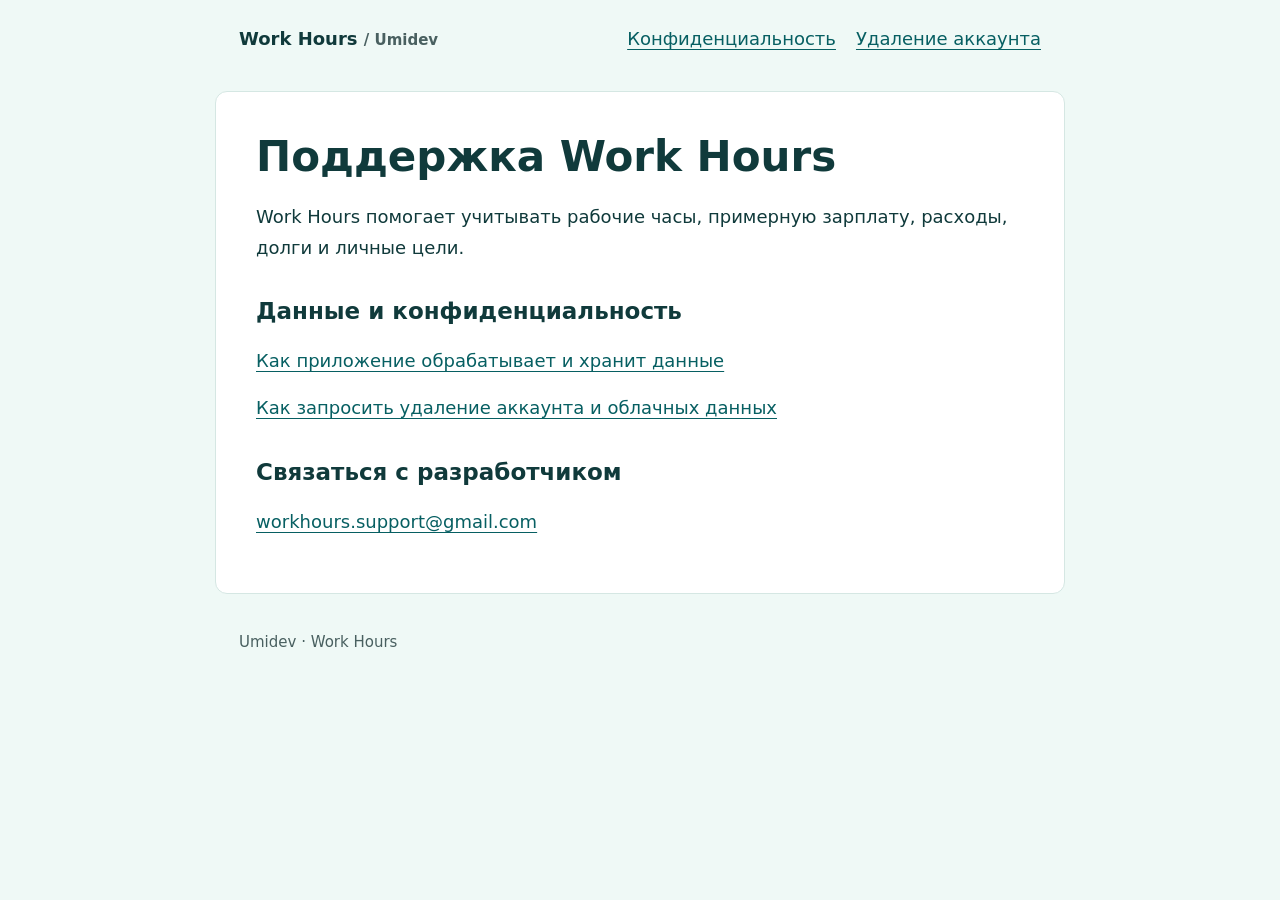
<file: index.html>
<!doctype html>
<html lang="ru"><head><meta charset="utf-8"><meta name="viewport" content="width=device-width,initial-scale=1"><meta name="description" content="Work Hours: политика конфиденциальности, поддержка и удаление аккаунта."><title>Work Hours · Поддержка</title><link rel="stylesheet" href="styles.css"></head><body>
<header><strong>Work Hours <span class="meta">/ Umidev</span></strong><nav aria-label="Основная навигация"><a href="privacy.html">Конфиденциальность</a><a href="delete-account.html">Удаление аккаунта</a></nav></header>
<main><h1>Поддержка Work Hours</h1><p>Work Hours помогает учитывать рабочие часы, примерную зарплату, расходы, долги и личные цели.</p><h2>Данные и конфиденциальность</h2><p><a href="privacy.html">Как приложение обрабатывает и хранит данные</a></p><p><a href="delete-account.html">Как запросить удаление аккаунта и облачных данных</a></p><h2>Связаться с разработчиком</h2><p><a href="mailto:workhours.support@gmail.com">workhours.support@gmail.com</a></p></main>
<footer>Umidev · Work Hours</footer></body></html>
</file>
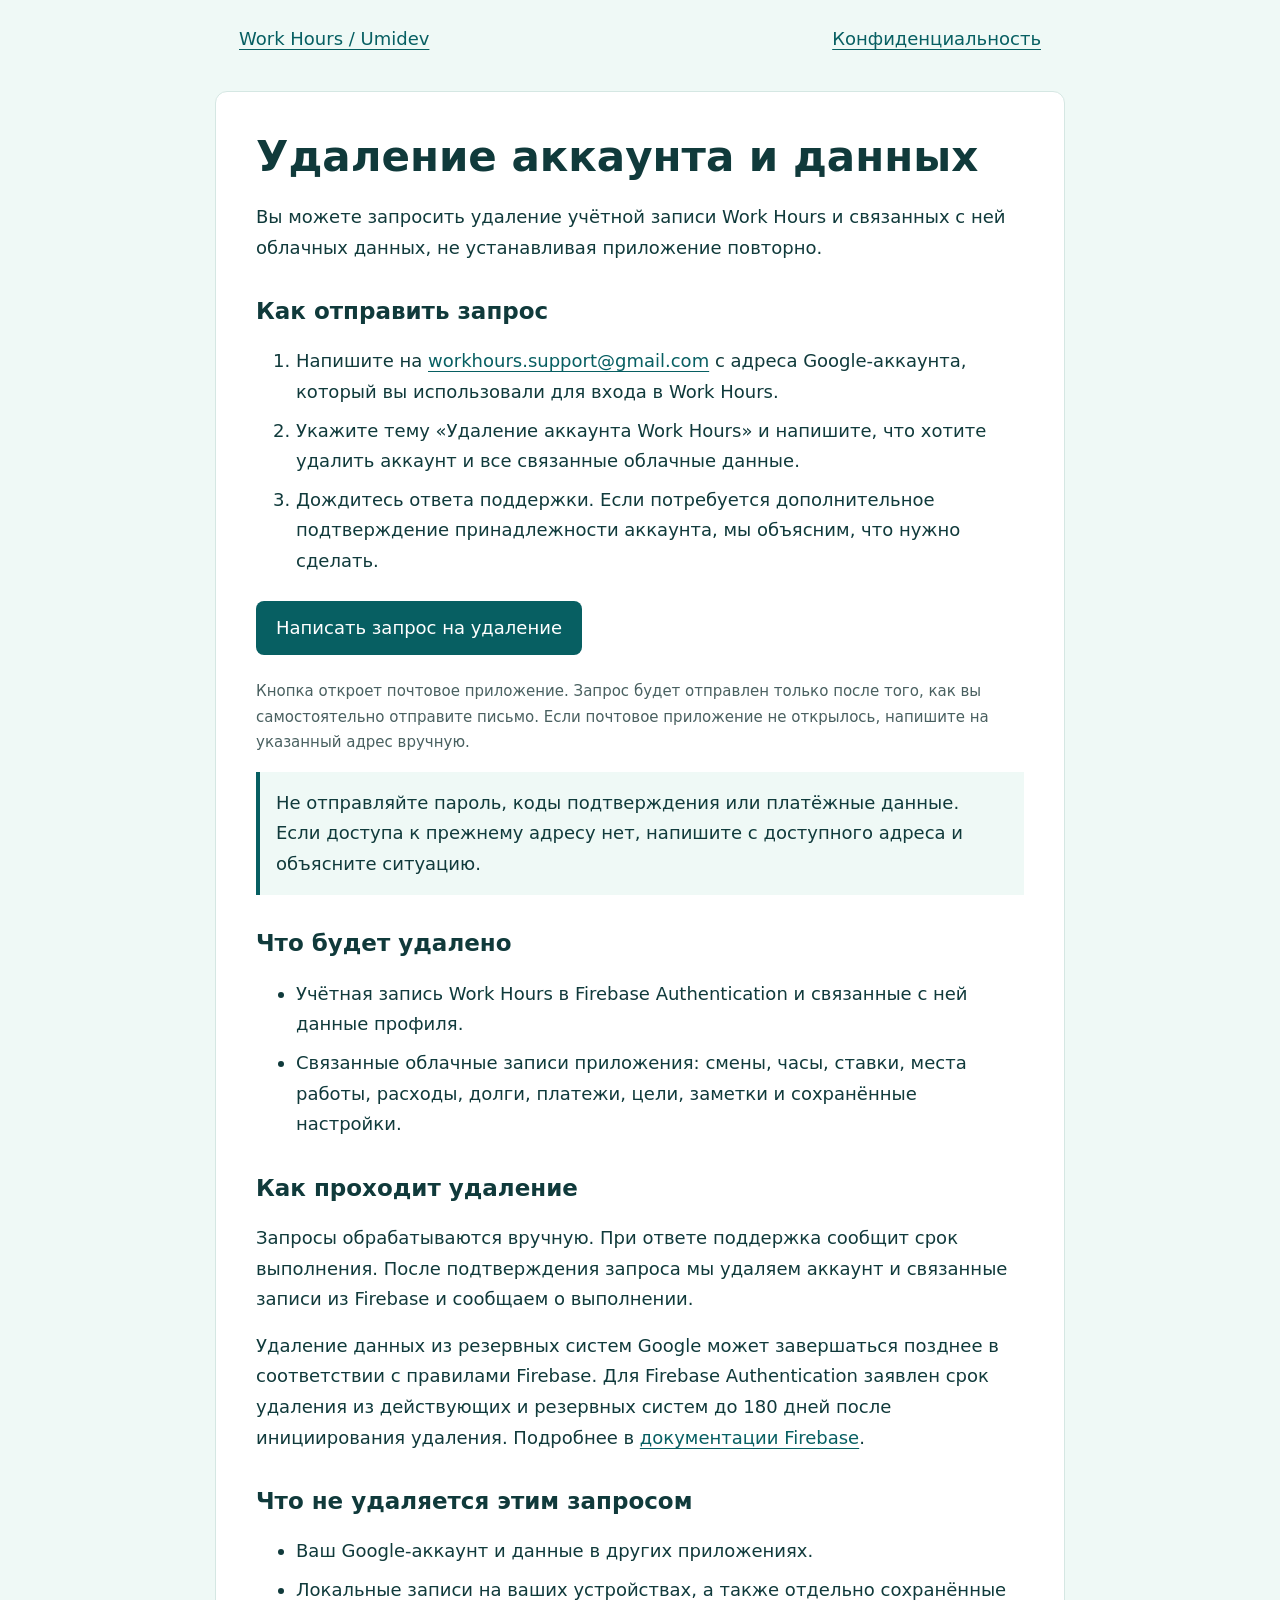
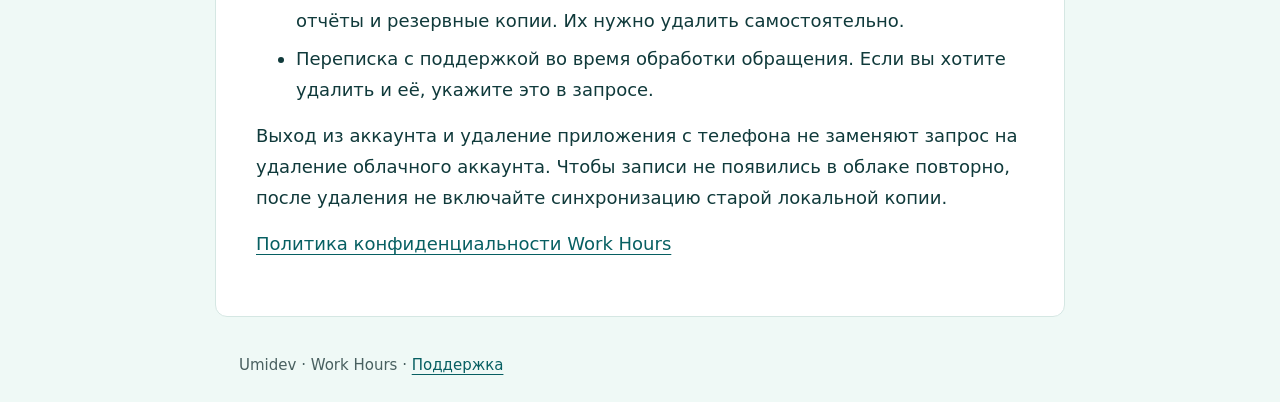
<file: delete-account.html>
<!doctype html>
<html lang="ru"><head><meta charset="utf-8"><meta name="viewport" content="width=device-width,initial-scale=1"><meta name="description" content="Как запросить удаление аккаунта Work Hours и связанных облачных данных из Firebase."><title>Удаление аккаунта и данных · Work Hours</title><link rel="stylesheet" href="styles.css"></head><body>
<header><a href="index.html">Work Hours / Umidev</a><nav aria-label="Основная навигация"><a href="privacy.html">Конфиденциальность</a></nav></header>
<main><h1>Удаление аккаунта и данных</h1><p>Вы можете запросить удаление учётной записи Work Hours и связанных с ней облачных данных, не устанавливая приложение повторно.</p>
<h2>Как отправить запрос</h2><ol><li>Напишите на <a href="mailto:workhours.support@gmail.com">workhours.support@gmail.com</a> с адреса Google-аккаунта, который вы использовали для входа в Work Hours.</li><li>Укажите тему «Удаление аккаунта Work Hours» и напишите, что хотите удалить аккаунт и все связанные облачные данные.</li><li>Дождитесь ответа поддержки. Если потребуется дополнительное подтверждение принадлежности аккаунта, мы объясним, что нужно сделать.</li></ol>
<a class="button" href="mailto:workhours.support@gmail.com?subject=%D0%A3%D0%B4%D0%B0%D0%BB%D0%B5%D0%BD%D0%B8%D0%B5%20%D0%B0%D0%BA%D0%BA%D0%B0%D1%83%D0%BD%D1%82%D0%B0%20Work%20Hours">Написать запрос на удаление</a><p class="meta">Кнопка откроет почтовое приложение. Запрос будет отправлен только после того, как вы самостоятельно отправите письмо. Если почтовое приложение не открылось, напишите на указанный адрес вручную.</p>
<p class="note">Не отправляйте пароль, коды подтверждения или платёжные данные. Если доступа к прежнему адресу нет, напишите с доступного адреса и объясните ситуацию.</p>
<h2>Что будет удалено</h2><ul><li>Учётная запись Work Hours в Firebase Authentication и связанные с ней данные профиля.</li><li>Связанные облачные записи приложения: смены, часы, ставки, места работы, расходы, долги, платежи, цели, заметки и сохранённые настройки.</li></ul>
<h2>Как проходит удаление</h2><p>Запросы обрабатываются вручную. При ответе поддержка сообщит срок выполнения. После подтверждения запроса мы удаляем аккаунт и связанные записи из Firebase и сообщаем о выполнении.</p><p>Удаление данных из резервных систем Google может завершаться позднее в соответствии с правилами Firebase. Для Firebase Authentication заявлен срок удаления из действующих и резервных систем до 180 дней после инициирования удаления. Подробнее в <a href="https://firebase.google.com/support/privacy">документации Firebase</a>.</p>
<h2>Что не удаляется этим запросом</h2><ul><li>Ваш Google-аккаунт и данные в других приложениях.</li><li>Локальные записи на ваших устройствах, а также отдельно сохранённые отчёты и резервные копии. Их нужно удалить самостоятельно.</li><li>Переписка с поддержкой во время обработки обращения. Если вы хотите удалить и её, укажите это в запросе.</li></ul>
<p>Выход из аккаунта и удаление приложения с телефона не заменяют запрос на удаление облачного аккаунта. Чтобы записи не появились в облаке повторно, после удаления не включайте синхронизацию старой локальной копии.</p>
<p><a href="privacy.html">Политика конфиденциальности Work Hours</a></p></main><footer>Umidev · Work Hours · <a href="index.html">Поддержка</a></footer></body></html>
</file>
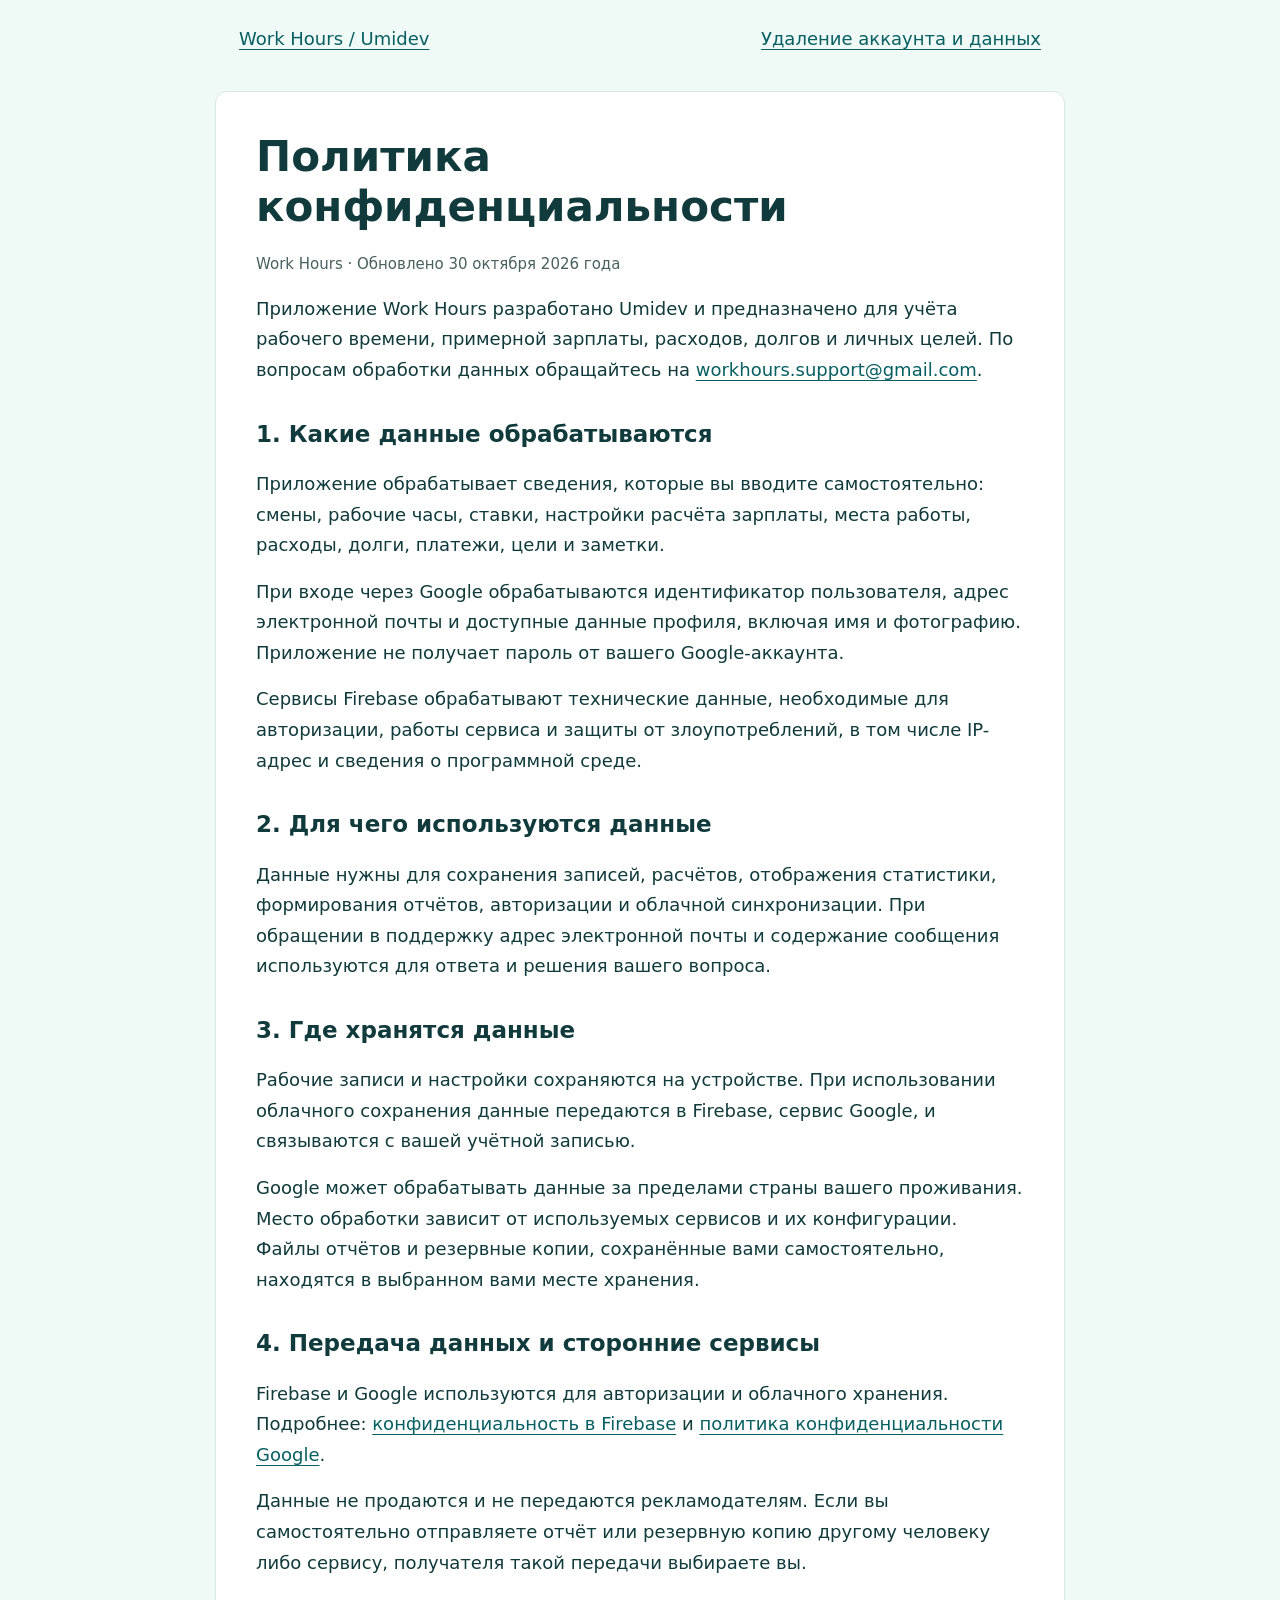
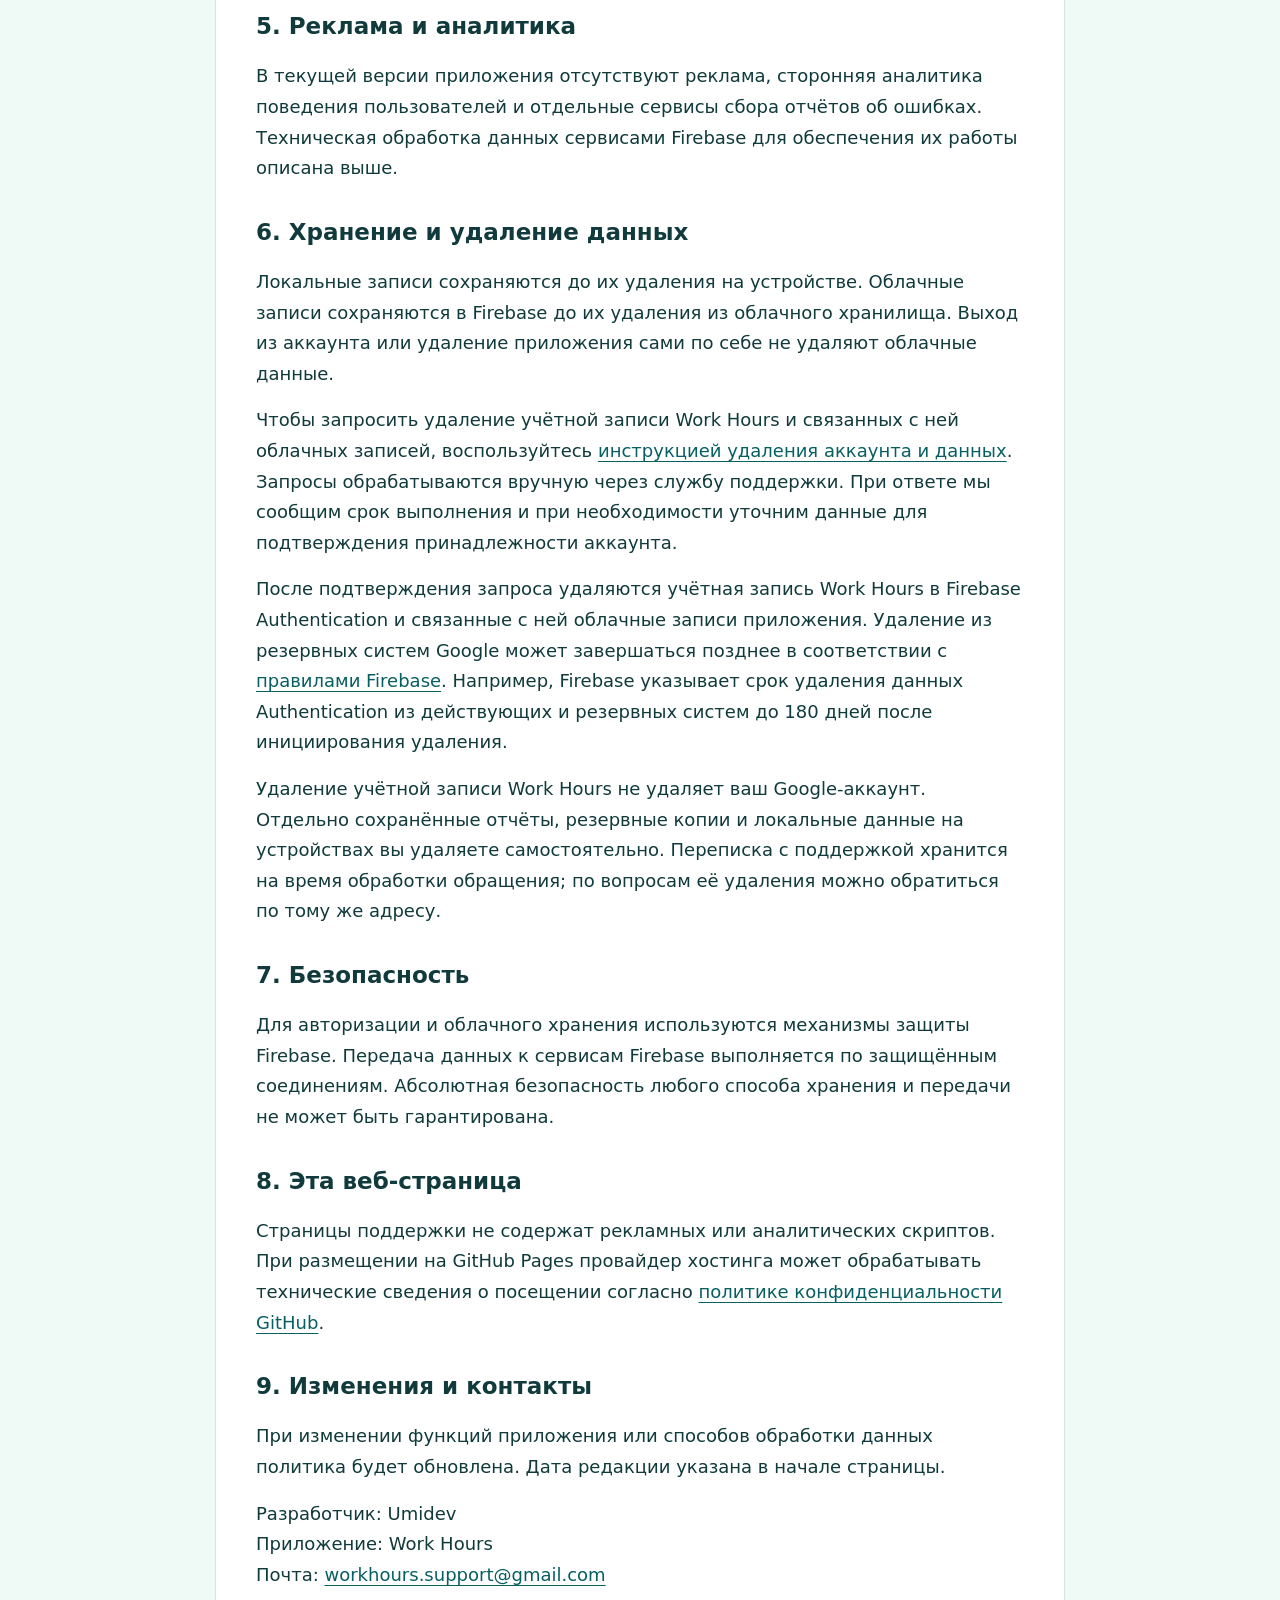
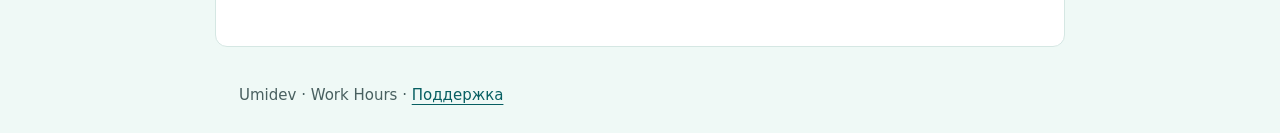
<file: privacy.html>
<!doctype html>
<html lang="ru"><head><meta charset="utf-8"><meta name="viewport" content="width=device-width,initial-scale=1"><meta name="description" content="Политика конфиденциальности приложения Work Hours от Umidev."><title>Политика конфиденциальности · Work Hours</title><link rel="stylesheet" href="styles.css"></head><body>
<header><a href="index.html">Work Hours / Umidev</a><nav aria-label="Основная навигация"><a href="delete-account.html">Удаление аккаунта и данных</a></nav></header>
<main><h1>Политика конфиденциальности</h1><p class="meta">Work Hours · Обновлено 30 октября 2026 года</p>
<p>Приложение Work Hours разработано Umidev и предназначено для учёта рабочего времени, примерной зарплаты, расходов, долгов и личных целей. По вопросам обработки данных обращайтесь на <a href="mailto:workhours.support@gmail.com">workhours.support@gmail.com</a>.</p>
<h2>1. Какие данные обрабатываются</h2><p>Приложение обрабатывает сведения, которые вы вводите самостоятельно: смены, рабочие часы, ставки, настройки расчёта зарплаты, места работы, расходы, долги, платежи, цели и заметки.</p><p>При входе через Google обрабатываются идентификатор пользователя, адрес электронной почты и доступные данные профиля, включая имя и фотографию. Приложение не получает пароль от вашего Google-аккаунта.</p><p>Сервисы Firebase обрабатывают технические данные, необходимые для авторизации, работы сервиса и защиты от злоупотреблений, в том числе IP-адрес и сведения о программной среде.</p>
<h2>2. Для чего используются данные</h2><p>Данные нужны для сохранения записей, расчётов, отображения статистики, формирования отчётов, авторизации и облачной синхронизации. При обращении в поддержку адрес электронной почты и содержание сообщения используются для ответа и решения вашего вопроса.</p>
<h2>3. Где хранятся данные</h2><p>Рабочие записи и настройки сохраняются на устройстве. При использовании облачного сохранения данные передаются в Firebase, сервис Google, и связываются с вашей учётной записью.</p><p>Google может обрабатывать данные за пределами страны вашего проживания. Место обработки зависит от используемых сервисов и их конфигурации. Файлы отчётов и резервные копии, сохранённые вами самостоятельно, находятся в выбранном вами месте хранения.</p>
<h2>4. Передача данных и сторонние сервисы</h2><p>Firebase и Google используются для авторизации и облачного хранения. Подробнее: <a href="https://firebase.google.com/support/privacy">конфиденциальность в Firebase</a> и <a href="https://policies.google.com/privacy">политика конфиденциальности Google</a>.</p><p>Данные не продаются и не передаются рекламодателям. Если вы самостоятельно отправляете отчёт или резервную копию другому человеку либо сервису, получателя такой передачи выбираете вы.</p>
<h2>5. Реклама и аналитика</h2><p>В текущей версии приложения отсутствуют реклама, сторонняя аналитика поведения пользователей и отдельные сервисы сбора отчётов об ошибках. Техническая обработка данных сервисами Firebase для обеспечения их работы описана выше.</p>
<h2 id="deletion">6. Хранение и удаление данных</h2><p>Локальные записи сохраняются до их удаления на устройстве. Облачные записи сохраняются в Firebase до их удаления из облачного хранилища. Выход из аккаунта или удаление приложения сами по себе не удаляют облачные данные.</p><p>Чтобы запросить удаление учётной записи Work Hours и связанных с ней облачных записей, воспользуйтесь <a href="delete-account.html">инструкцией удаления аккаунта и данных</a>. Запросы обрабатываются вручную через службу поддержки. При ответе мы сообщим срок выполнения и при необходимости уточним данные для подтверждения принадлежности аккаунта.</p><p>После подтверждения запроса удаляются учётная запись Work Hours в Firebase Authentication и связанные с ней облачные записи приложения. Удаление из резервных систем Google может завершаться позднее в соответствии с <a href="https://firebase.google.com/support/privacy">правилами Firebase</a>. Например, Firebase указывает срок удаления данных Authentication из действующих и резервных систем до 180 дней после инициирования удаления.</p><p>Удаление учётной записи Work Hours не удаляет ваш Google-аккаунт. Отдельно сохранённые отчёты, резервные копии и локальные данные на устройствах вы удаляете самостоятельно. Переписка с поддержкой хранится на время обработки обращения; по вопросам её удаления можно обратиться по тому же адресу.</p>
<h2>7. Безопасность</h2><p>Для авторизации и облачного хранения используются механизмы защиты Firebase. Передача данных к сервисам Firebase выполняется по защищённым соединениям. Абсолютная безопасность любого способа хранения и передачи не может быть гарантирована.</p>
<h2>8. Эта веб-страница</h2><p>Страницы поддержки не содержат рекламных или аналитических скриптов. При размещении на GitHub Pages провайдер хостинга может обрабатывать технические сведения о посещении согласно <a href="https://docs.github.com/en/site-policy/privacy-policies/github-general-privacy-statement">политике конфиденциальности GitHub</a>.</p>
<h2>9. Изменения и контакты</h2><p>При изменении функций приложения или способов обработки данных политика будет обновлена. Дата редакции указана в начале страницы.</p><p>Разработчик: Umidev<br>Приложение: Work Hours<br>Почта: <a href="mailto:workhours.support@gmail.com">workhours.support@gmail.com</a></p></main>
<footer>Umidev · Work Hours · <a href="index.html">Поддержка</a></footer></body></html>
</file>
<file: styles.css>
:root{color-scheme:light;--ink:#103a3b;--muted:#496060;--paper:#fff;--line:#d5e7e3;--accent:#075f62}*{box-sizing:border-box}body{margin:0;background:#eff9f6;color:var(--ink);font:18px/1.7 system-ui,sans-serif}header,main,footer{max-width:850px;margin:auto;padding:24px}header{display:flex;justify-content:space-between;gap:16px;align-items:center;flex-wrap:wrap}nav{display:flex;gap:20px;flex-wrap:wrap}a{color:var(--accent);text-underline-offset:4px;overflow-wrap:anywhere}a:focus-visible{outline:3px solid var(--accent);outline-offset:5px}main{background:var(--paper);border:1px solid var(--line);border-radius:12px;padding:40px;margin:12px auto}h1{font-size:clamp(30px,5vw,42px);line-height:1.2;margin:0 0 20px;overflow-wrap:anywhere}h2{font-size:23px;line-height:1.4;margin-top:32px}p,ul,ol{margin:16px 0}.meta,footer{color:var(--muted);font-size:15px}.button{display:inline-block;background:var(--accent);color:white;padding:12px 20px;border-radius:8px;text-decoration:none;margin:8px 0}.note{padding:16px;border-left:4px solid var(--accent);background:#eff9f6}li{margin:8px 0}@media(max-width:600px){body{font-size:16px}header,footer{padding:20px}main{padding:24px 20px;margin:0 12px}nav{gap:12px}h2{font-size:21px}}@media print{body{background:white}header,footer{display:none}main{border:0;max-width:none;margin:0;padding:0}}
</file>
